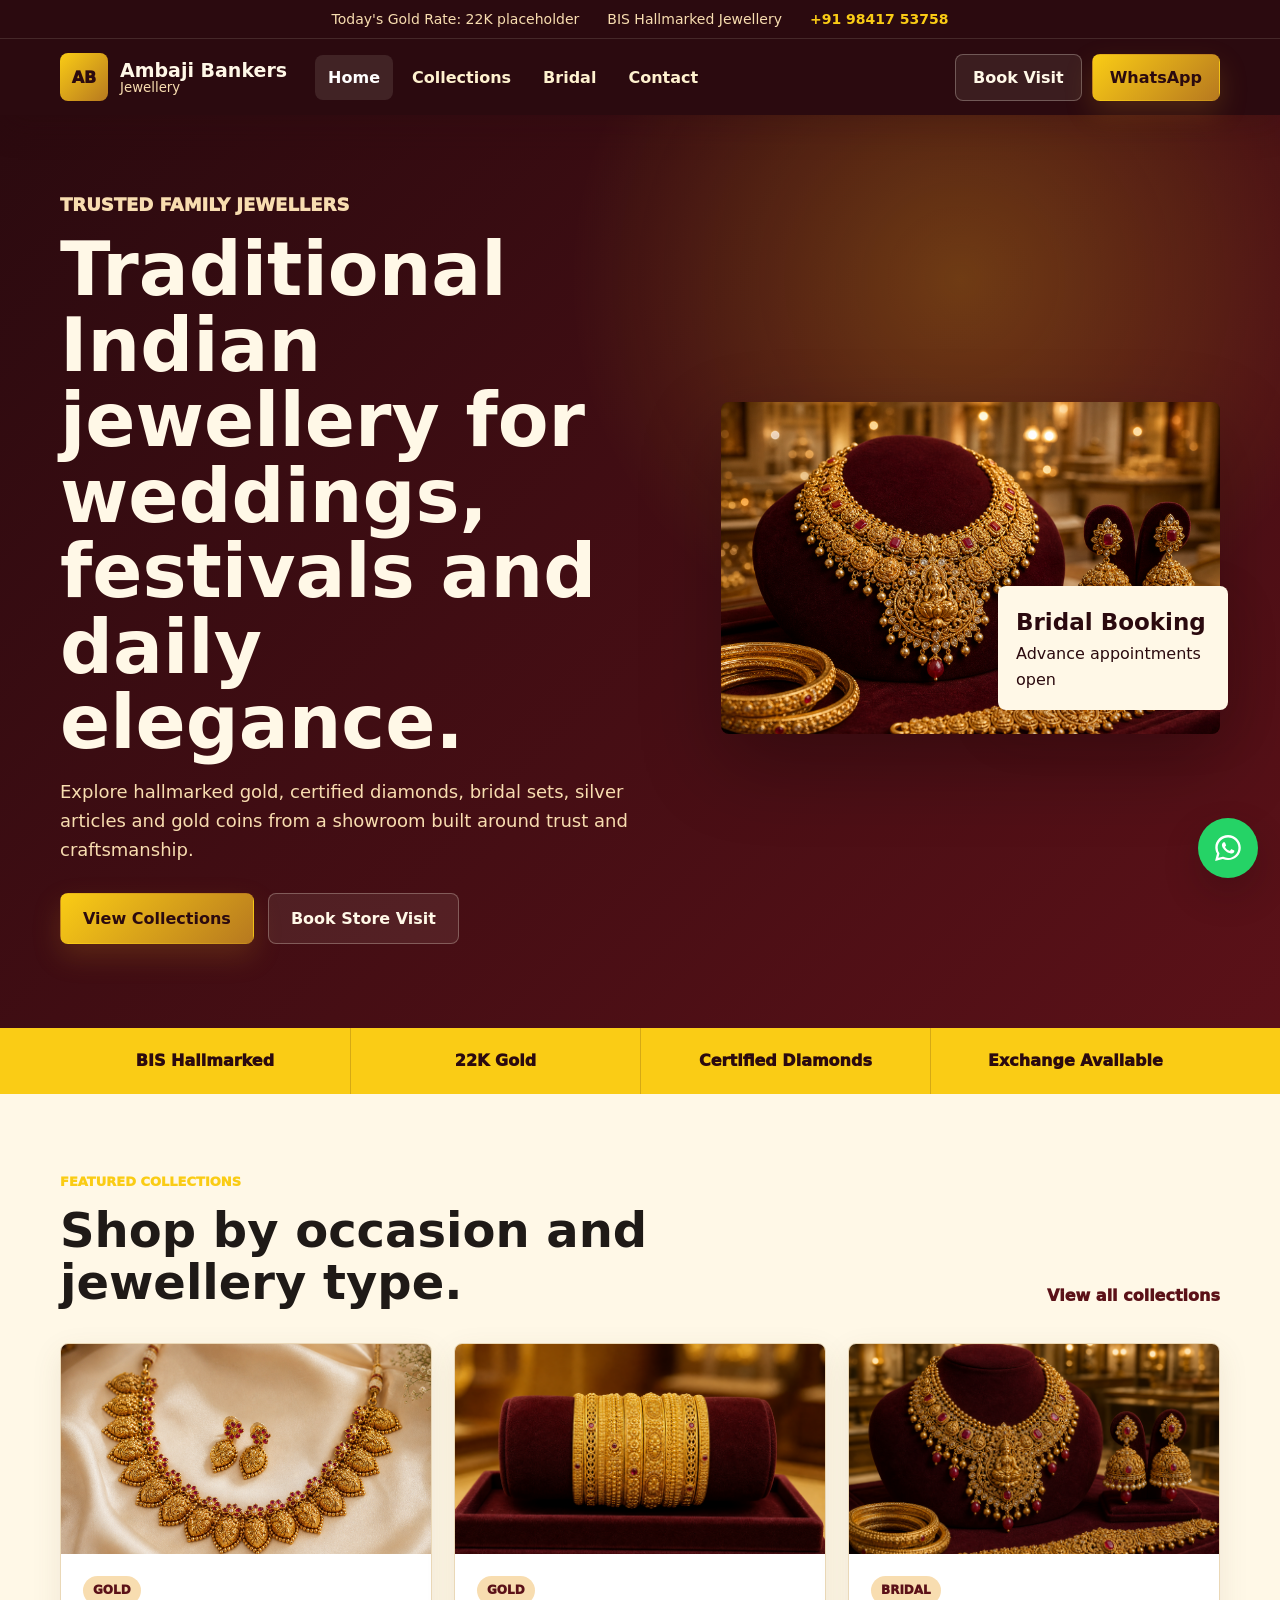
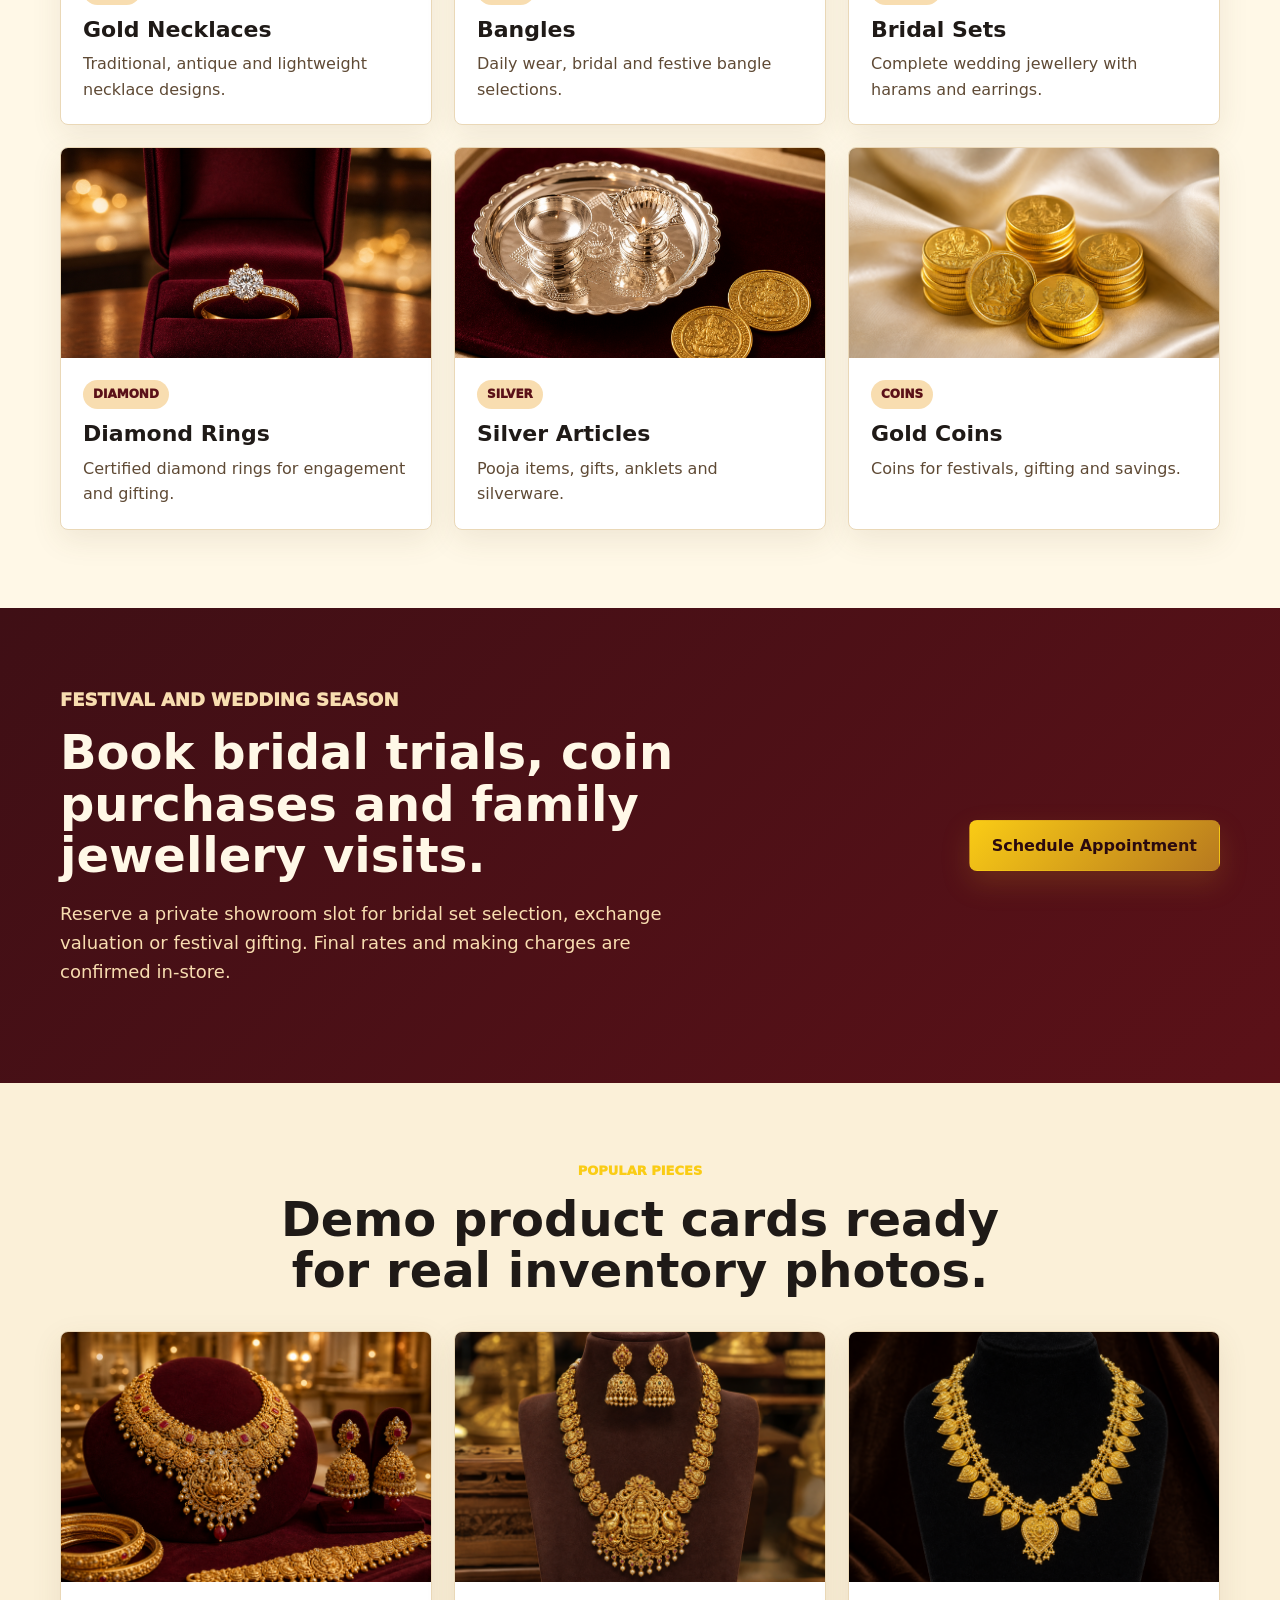
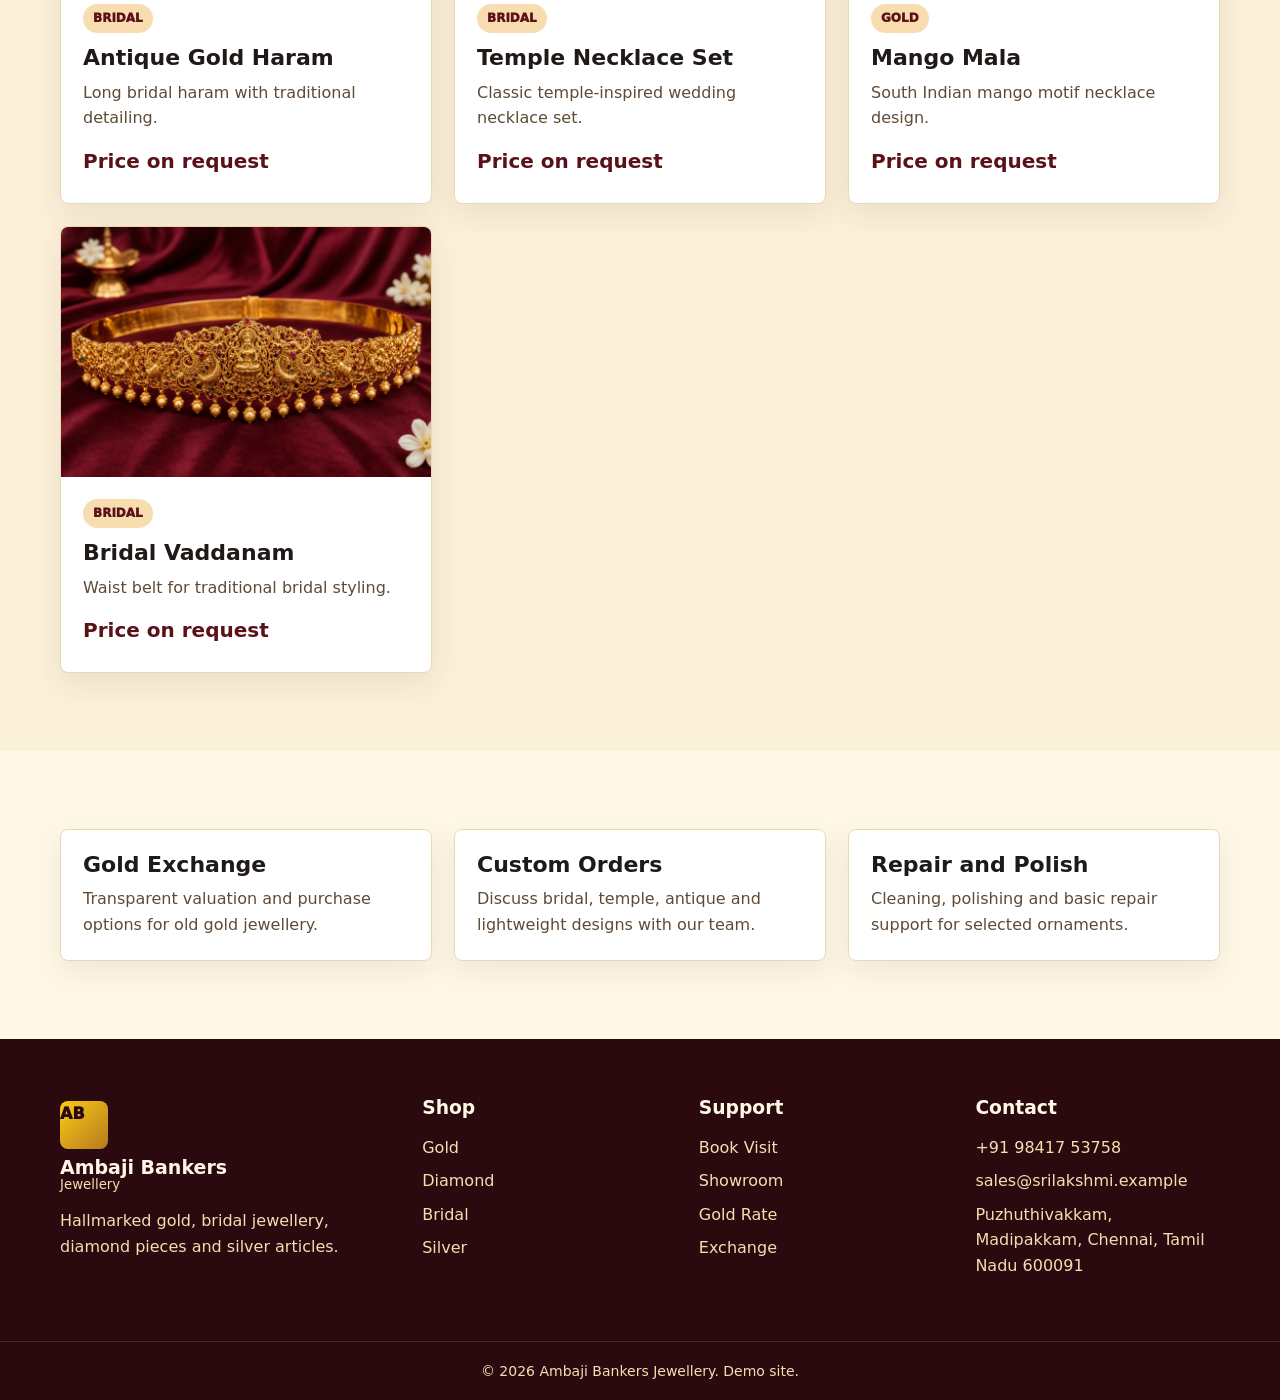
<file: index.html>
<!DOCTYPE html>
<html lang="en">
  <head>
    <meta charset="UTF-8" />
    <meta name="viewport" content="width=device-width, initial-scale=1.0" />
    <title>Ambaji Bankers Jewellery | Gold, Diamond and Bridal Jewellery</title>
    <meta
      name="description"
      content="Ambaji Bankers Jewellery demo website for gold, diamond, bridal, silver and coin collections."
    />
    <link rel="stylesheet" href="styles.css" />
  </head>
  <body data-page="home">
    <header class="site-header">
      <div class="top-bar">
        <span>Today's Gold Rate: 22K placeholder</span>
        <span>BIS Hallmarked Jewellery</span>
        <a href="tel:+919841753758">+91 98417 53758</a>
      </div>

      <nav class="navbar" aria-label="Primary navigation">
        <a class="brand" href="index.html" aria-label="Ambaji Bankers Jewellery home">
          <span class="brand-mark">AB</span>
          <span>
            <strong>Ambaji Bankers</strong>
            <small>Jewellery</small>
          </span>
        </a>

        <button class="menu-toggle" type="button" aria-expanded="false" aria-controls="mobile-menu">
          <span></span>
          <span></span>
          <span></span>
          <span class="sr-only">Open menu</span>
        </button>

        <div class="nav-links">
          <a class="active" href="index.html">Home</a>
          <a href="collections.html">Collections</a>
          <a href="bridal.html">Bridal</a>
          <a href="contact.html">Contact</a>
        </div>

        <div class="nav-actions">
          <a class="ghost-button" href="contact.html#appointment">Book Visit</a>
          <a class="primary-button" href="https://wa.me/919841753758">WhatsApp</a>
        </div>
      </nav>

      <div class="mobile-menu" id="mobile-menu" hidden>
        <a href="index.html">Home</a>
        <a href="collections.html">Collections</a>
        <a href="bridal.html">Bridal</a>
        <a href="contact.html">Contact</a>
        <a class="primary-button" href="contact.html#appointment">Book Visit</a>
      </div>
    </header>

    <main>
      <section class="hero">
        <div class="section-inner hero-grid">
          <div class="hero-copy">
            <p class="eyebrow">Trusted family jewellers</p>
            <h1>Traditional Indian jewellery for weddings, festivals and daily elegance.</h1>
            <p>
              Explore hallmarked gold, certified diamonds, bridal sets, silver articles and gold
              coins from a showroom built around trust and craftsmanship.
            </p>
            <div class="hero-actions">
              <a class="primary-button large" href="collections.html">View Collections</a>
              <a class="ghost-button large" href="contact.html#appointment">Book Store Visit</a>
            </div>
          </div>
          <div class="hero-media">
            <img src="assets/photo-bridal-set.png" alt="Traditional Indian bridal gold necklace set" />
            <div class="offer-card">
              <strong>Bridal Booking</strong>
              <span>Advance appointments open</span>
            </div>
          </div>
        </div>
      </section>

      <section class="trust-strip" aria-label="Store trust highlights">
        <div class="section-inner trust-grid">
          <span>BIS Hallmarked</span>
          <span>22K Gold</span>
          <span>Certified Diamonds</span>
          <span>Exchange Available</span>
        </div>
      </section>

      <section class="section">
        <div class="section-inner section-heading split">
          <div>
            <p class="eyebrow">Featured collections</p>
            <h2>Shop by occasion and jewellery type.</h2>
          </div>
          <a class="text-link" href="collections.html">View all collections</a>
        </div>
        <div class="section-inner collection-grid" data-render="collections" data-limit="6"></div>
      </section>

      <section class="section section-maroon">
        <div class="section-inner festival-grid">
          <div>
            <p class="eyebrow">Festival and wedding season</p>
            <h2>Book bridal trials, coin purchases and family jewellery visits.</h2>
            <p>
              Reserve a private showroom slot for bridal set selection, exchange valuation or
              festival gifting. Final rates and making charges are confirmed in-store.
            </p>
          </div>
          <a class="primary-button large" href="contact.html#appointment">Schedule Appointment</a>
        </div>
      </section>

      <section class="section section-ivory">
        <div class="section-inner section-heading center">
          <p class="eyebrow">Popular pieces</p>
          <h2>Demo product cards ready for real inventory photos.</h2>
        </div>
        <div class="section-inner product-grid" data-render="products" data-limit="4"></div>
      </section>

      <section class="section">
        <div class="section-inner service-grid">
          <article>
            <h3>Gold Exchange</h3>
            <p>Transparent valuation and purchase options for old gold jewellery.</p>
          </article>
          <article>
            <h3>Custom Orders</h3>
            <p>Discuss bridal, temple, antique and lightweight designs with our team.</p>
          </article>
          <article>
            <h3>Repair and Polish</h3>
            <p>Cleaning, polishing and basic repair support for selected ornaments.</p>
          </article>
        </div>
      </section>
    </main>

    <footer class="site-footer">
      <div class="section-inner footer-grid">
        <div>
          <a class="brand footer-brand" href="index.html">
            <span class="brand-mark">AB</span>
            <span>
              <strong>Ambaji Bankers</strong>
              <small>Jewellery</small>
            </span>
          </a>
          <p>Hallmarked gold, bridal jewellery, diamond pieces and silver articles.</p>
        </div>
        <div>
          <h3>Shop</h3>
          <a href="collections.html#gold">Gold</a>
          <a href="collections.html#diamond">Diamond</a>
          <a href="bridal.html">Bridal</a>
          <a href="collections.html#silver">Silver</a>
        </div>
        <div>
          <h3>Support</h3>
          <a href="contact.html#appointment">Book Visit</a>
          <a href="contact.html">Showroom</a>
          <a href="contact.html">Gold Rate</a>
          <a href="contact.html">Exchange</a>
        </div>
        <div>
          <h3>Contact</h3>
          <a href="tel:+919841753758">+91 98417 53758</a>
          <a href="mailto:sales@srilakshmi.example">sales@srilakshmi.example</a>
          <span>Puzhuthivakkam, Madipakkam, Chennai, Tamil Nadu 600091</span>
        </div>
      </div>
      <div class="footer-bottom">&copy; 2026 Ambaji Bankers Jewellery. Demo site.</div>
    </footer>

    <script src="script.js"></script>
  </body>
</html>
</file>
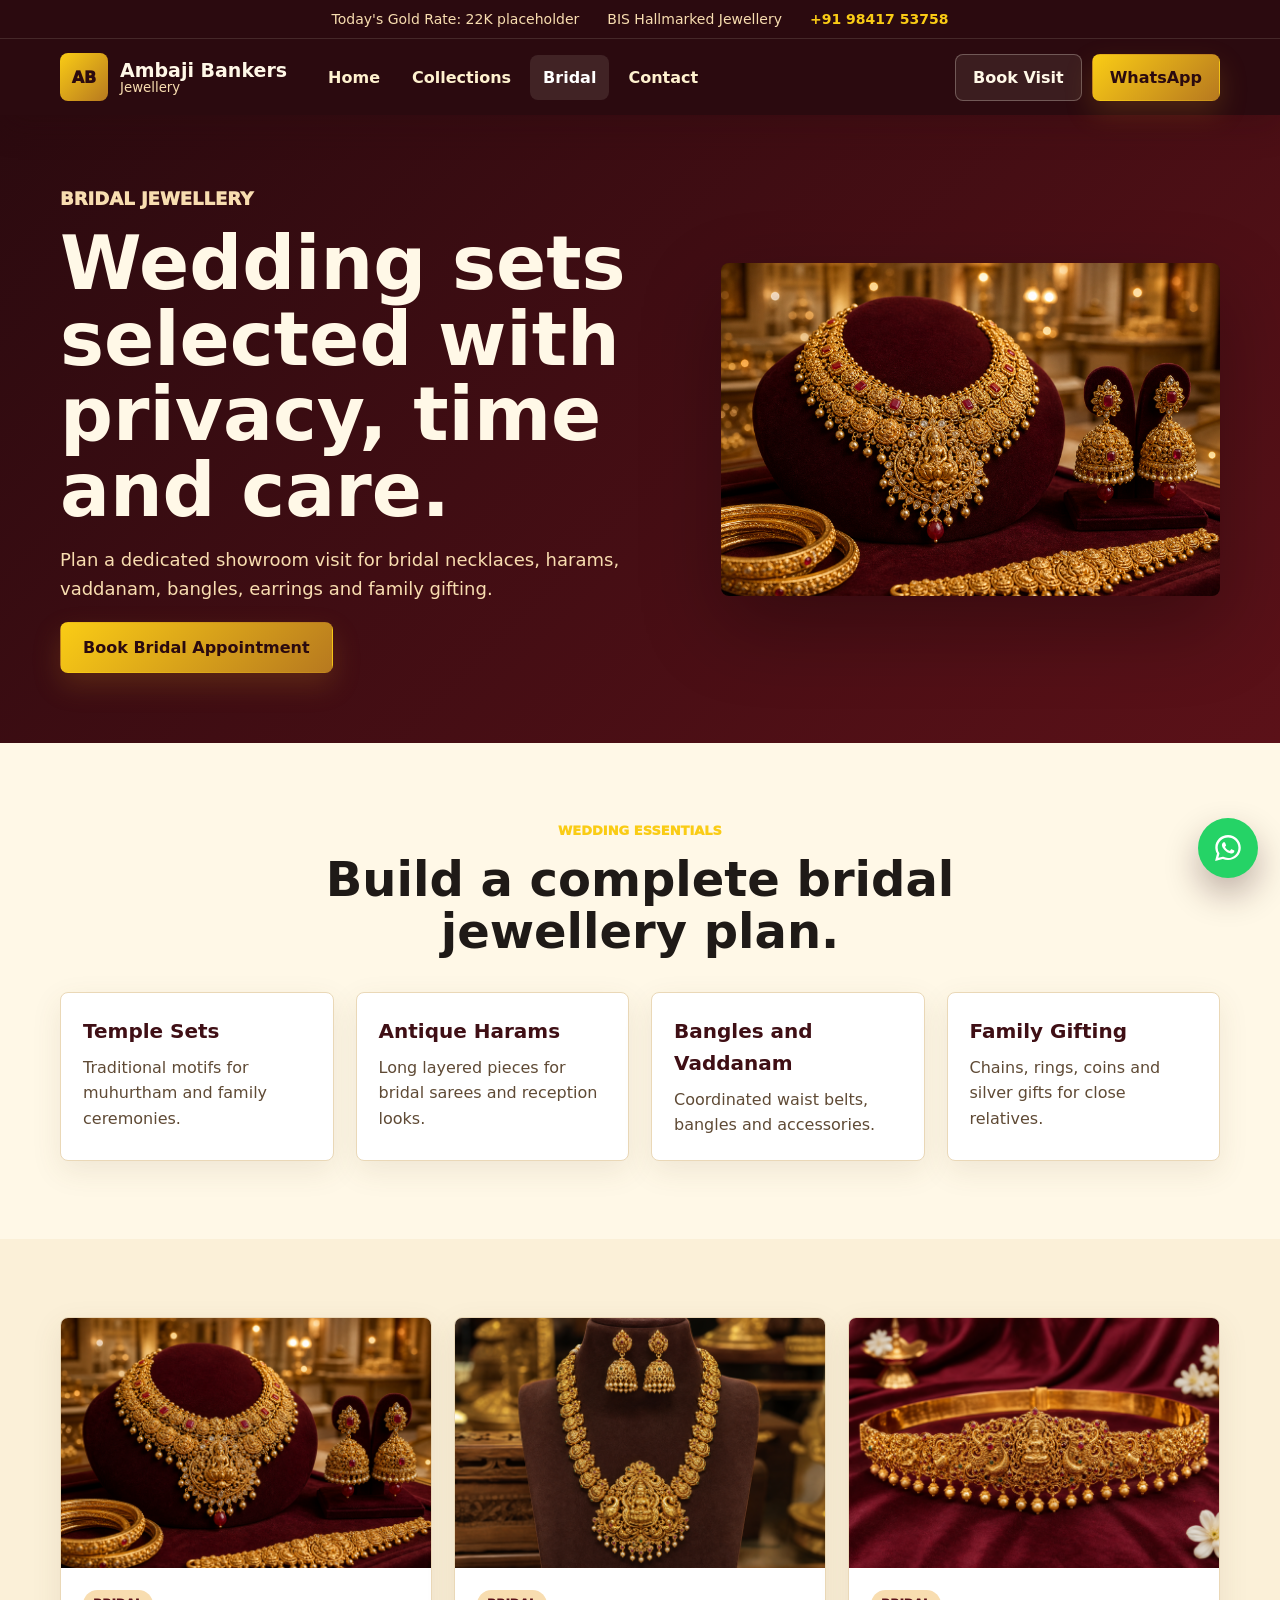
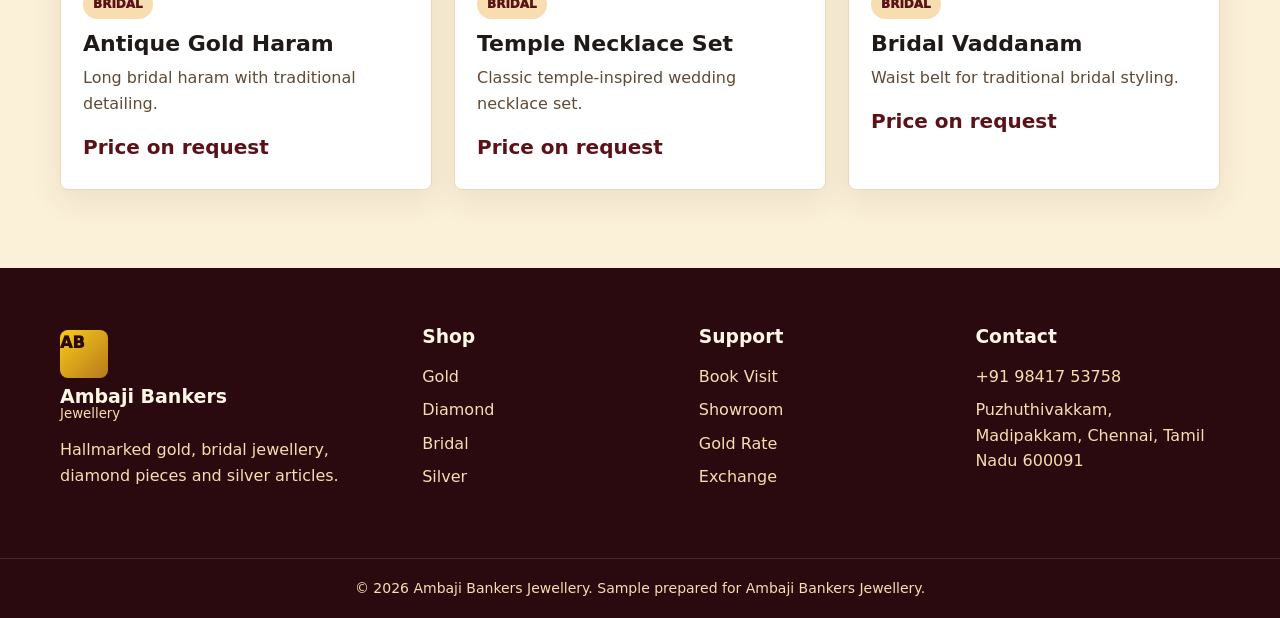
<file: bridal.html>
<!DOCTYPE html>
<html lang="en">
  <head>
    <meta charset="UTF-8" />
    <meta name="viewport" content="width=device-width, initial-scale=1.0" />
    <title>Bridal Jewellery | Ambaji Bankers Jewellery</title>
    <meta name="description" content="Bridal gold jewellery, temple sets, antique sets and wedding appointments." />
    <link rel="stylesheet" href="styles.css" />
  </head>
  <body data-page="bridal">
    <header class="site-header">
      <div class="top-bar"><span>Today's Gold Rate: 22K placeholder</span><span>BIS Hallmarked Jewellery</span><a href="tel:+919841753758">+91 98417 53758</a></div>
      <nav class="navbar" aria-label="Primary navigation">
        <a class="brand" href="index.html"><span class="brand-mark">AB</span><span><strong>Ambaji Bankers</strong><small>Jewellery</small></span></a>
        <button class="menu-toggle" type="button" aria-expanded="false" aria-controls="mobile-menu"><span></span><span></span><span></span><span class="sr-only">Open menu</span></button>
        <div class="nav-links"><a href="index.html">Home</a><a href="collections.html">Collections</a><a class="active" href="bridal.html">Bridal</a><a href="contact.html">Contact</a></div>
        <div class="nav-actions"><a class="ghost-button" href="contact.html#appointment">Book Visit</a><a class="primary-button" href="https://wa.me/919841753758">WhatsApp</a></div>
      </nav>
      <div class="mobile-menu" id="mobile-menu" hidden><a href="index.html">Home</a><a href="collections.html">Collections</a><a href="bridal.html">Bridal</a><a href="contact.html">Contact</a></div>
    </header>

    <main>
      <section class="bridal-hero">
        <div class="section-inner bridal-grid">
          <div>
            <p class="eyebrow">Bridal jewellery</p>
            <h1>Wedding sets selected with privacy, time and care.</h1>
            <p>Plan a dedicated showroom visit for bridal necklaces, harams, vaddanam, bangles, earrings and family gifting.</p>
            <a class="primary-button large" href="contact.html#appointment">Book Bridal Appointment</a>
          </div>
          <img src="assets/photo-bridal-set.png" alt="Indian bridal gold jewellery set" />
        </div>
      </section>

      <section class="section">
        <div class="section-inner section-heading center">
          <p class="eyebrow">Wedding essentials</p>
          <h2>Build a complete bridal jewellery plan.</h2>
        </div>
        <div class="section-inner bridal-list">
          <article><strong>Temple Sets</strong><span>Traditional motifs for muhurtham and family ceremonies.</span></article>
          <article><strong>Antique Harams</strong><span>Long layered pieces for bridal sarees and reception looks.</span></article>
          <article><strong>Bangles and Vaddanam</strong><span>Coordinated waist belts, bangles and accessories.</span></article>
          <article><strong>Family Gifting</strong><span>Chains, rings, coins and silver gifts for close relatives.</span></article>
        </div>
      </section>

      <section class="section section-ivory">
        <div class="section-inner product-grid" data-render="products" data-category="bridal"></div>
      </section>
    </main>

    <footer class="site-footer">
      <div class="section-inner footer-grid">
        <div><a class="brand footer-brand" href="index.html"><span class="brand-mark">AB</span><span><strong>Ambaji Bankers</strong><small>Jewellery</small></span></a><p>Hallmarked gold, bridal jewellery, diamond pieces and silver articles.</p></div>
        <div><h3>Shop</h3><a href="collections.html#gold">Gold</a><a href="collections.html#diamond">Diamond</a><a href="bridal.html">Bridal</a><a href="collections.html#silver">Silver</a></div>
        <div><h3>Support</h3><a href="contact.html#appointment">Book Visit</a><a href="contact.html">Showroom</a><a href="contact.html">Gold Rate</a><a href="contact.html">Exchange</a></div>
        <div><h3>Contact</h3><a href="tel:+919841753758">+91 98417 53758</a><span>Puzhuthivakkam, Madipakkam, Chennai, Tamil Nadu 600091</span></div>
      </div>
      <div class="footer-bottom">&copy; 2026 Ambaji Bankers Jewellery. Sample prepared for Ambaji Bankers Jewellery.</div>
    </footer>
    <script src="script.js"></script>
  </body>
</html>
</file>
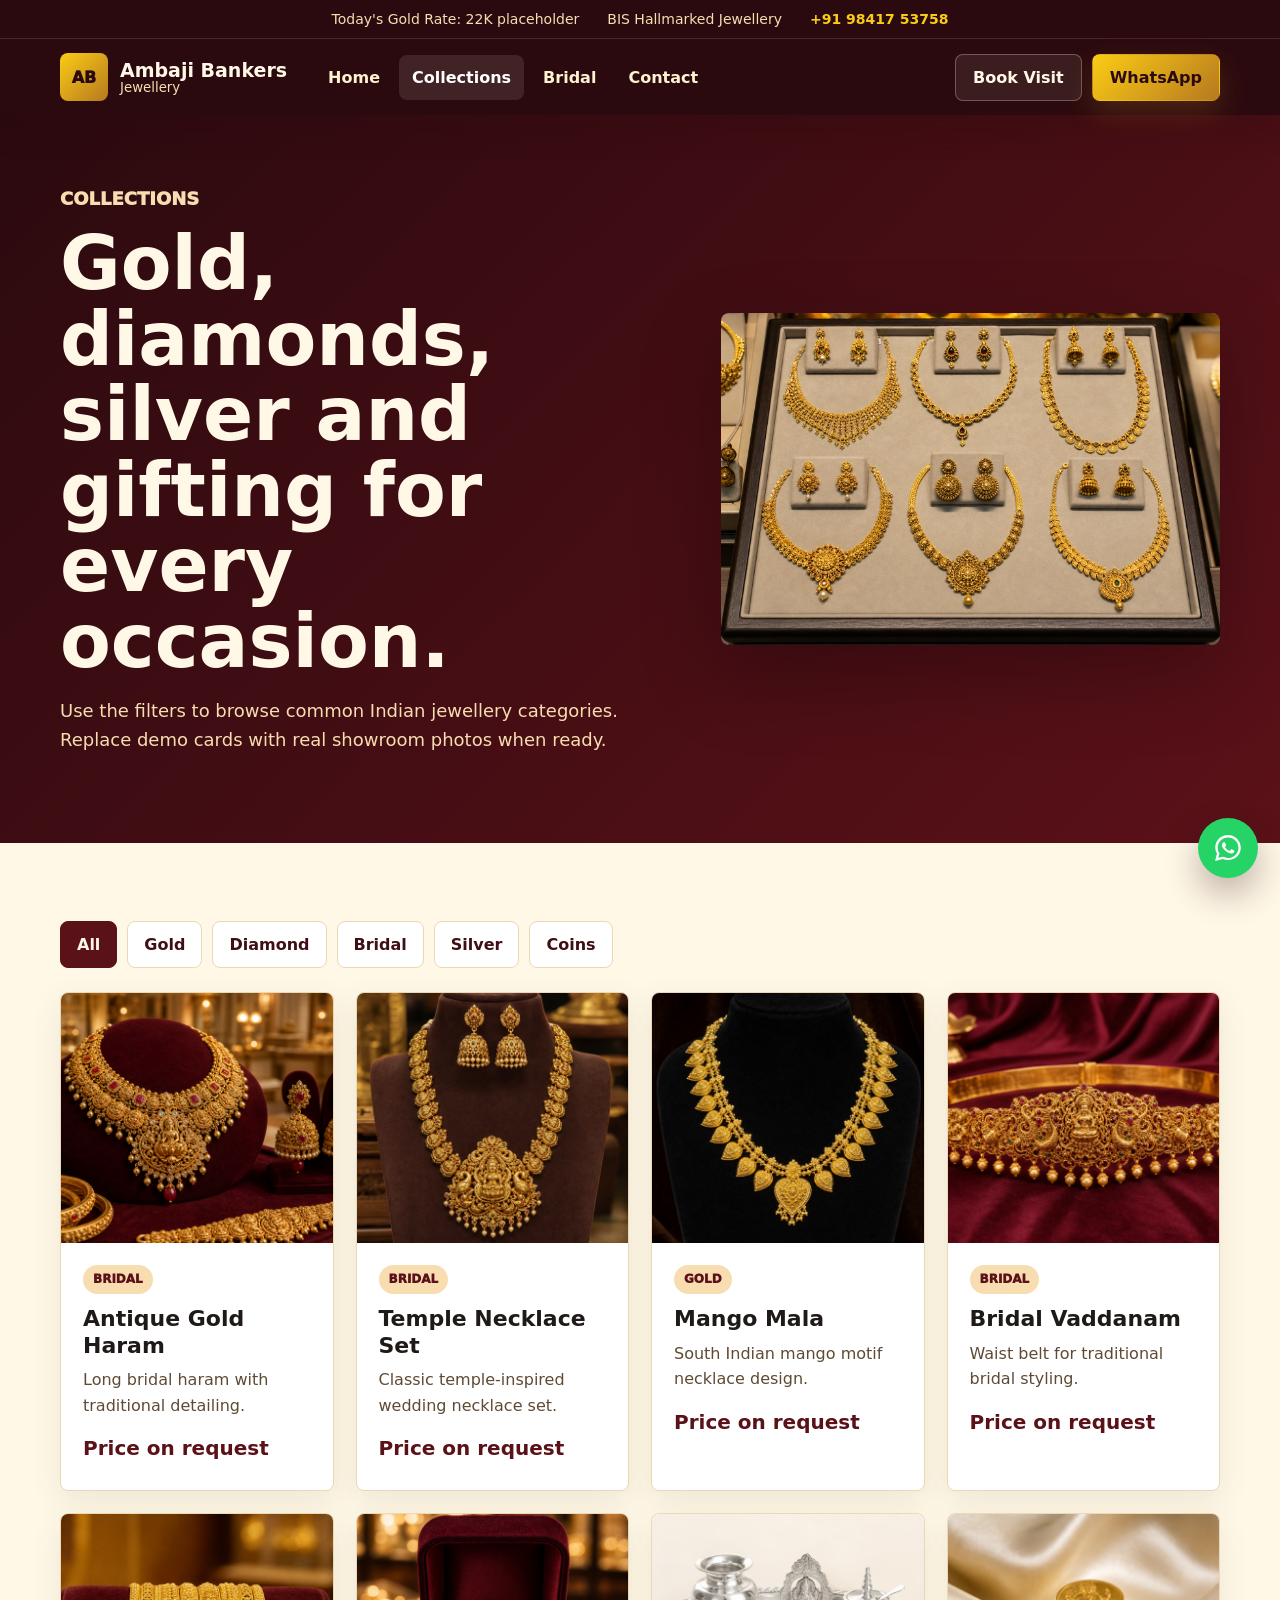
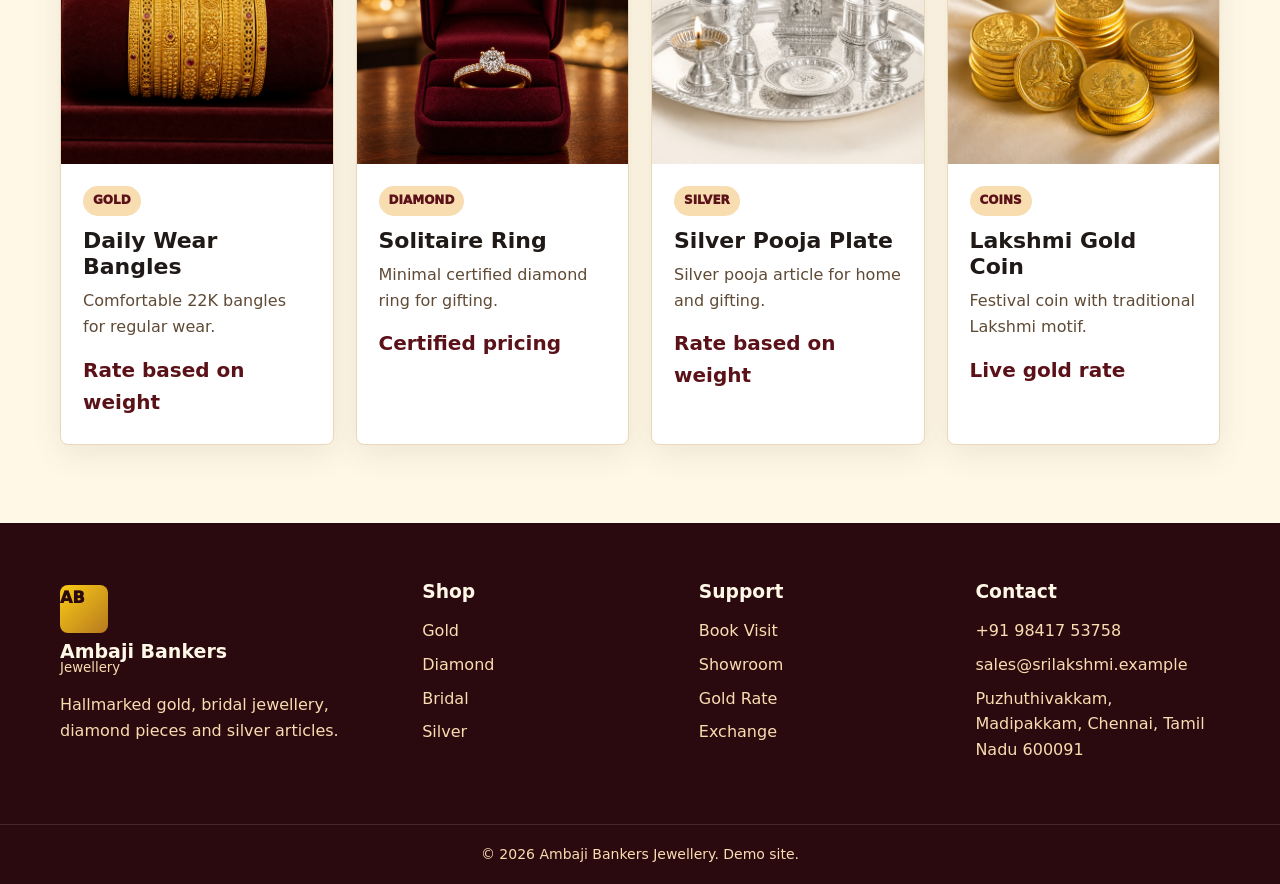
<file: collections.html>
<!DOCTYPE html>
<html lang="en">
  <head>
    <meta charset="UTF-8" />
    <meta name="viewport" content="width=device-width, initial-scale=1.0" />
    <title>Collections | Ambaji Bankers Jewellery</title>
    <meta name="description" content="Browse gold, diamond, bridal, silver and coin jewellery collections." />
    <link rel="stylesheet" href="styles.css" />
  </head>
  <body data-page="collections">
    <header class="site-header">
      <div class="top-bar"><span>Today's Gold Rate: 22K placeholder</span><span>BIS Hallmarked Jewellery</span><a href="tel:+919841753758">+91 98417 53758</a></div>
      <nav class="navbar" aria-label="Primary navigation">
        <a class="brand" href="index.html"><span class="brand-mark">AB</span><span><strong>Ambaji Bankers</strong><small>Jewellery</small></span></a>
        <button class="menu-toggle" type="button" aria-expanded="false" aria-controls="mobile-menu"><span></span><span></span><span></span><span class="sr-only">Open menu</span></button>
        <div class="nav-links"><a href="index.html">Home</a><a class="active" href="collections.html">Collections</a><a href="bridal.html">Bridal</a><a href="contact.html">Contact</a></div>
        <div class="nav-actions"><a class="ghost-button" href="contact.html#appointment">Book Visit</a><a class="primary-button" href="https://wa.me/919841753758">WhatsApp</a></div>
      </nav>
      <div class="mobile-menu" id="mobile-menu" hidden><a href="index.html">Home</a><a href="collections.html">Collections</a><a href="bridal.html">Bridal</a><a href="contact.html">Contact</a></div>
    </header>

    <main>
      <section class="page-hero">
        <div class="section-inner page-hero-grid">
          <div>
            <p class="eyebrow">Collections</p>
            <h1>Gold, diamonds, silver and gifting for every occasion.</h1>
            <p>Use the filters to browse common Indian jewellery categories. Replace demo cards with real showroom photos when ready.</p>
          </div>
          <img src="assets/photo-collection-display.png" alt="Jewellery collection tray" />
        </div>
      </section>

      <section class="section">
        <div class="section-inner">
          <div class="filter-tabs" data-filter-group="products">
            <button class="active" type="button" data-filter="all">All</button>
            <button type="button" data-filter="gold">Gold</button>
            <button type="button" data-filter="diamond">Diamond</button>
            <button type="button" data-filter="bridal">Bridal</button>
            <button type="button" data-filter="silver">Silver</button>
            <button type="button" data-filter="coins">Coins</button>
          </div>
          <div class="product-grid full" data-render="products"></div>
        </div>
      </section>
    </main>

    <footer class="site-footer">
      <div class="section-inner footer-grid">
        <div><a class="brand footer-brand" href="index.html"><span class="brand-mark">AB</span><span><strong>Ambaji Bankers</strong><small>Jewellery</small></span></a><p>Hallmarked gold, bridal jewellery, diamond pieces and silver articles.</p></div>
        <div><h3>Shop</h3><a href="#gold">Gold</a><a href="#diamond">Diamond</a><a href="bridal.html">Bridal</a><a href="#silver">Silver</a></div>
        <div><h3>Support</h3><a href="contact.html#appointment">Book Visit</a><a href="contact.html">Showroom</a><a href="contact.html">Gold Rate</a><a href="contact.html">Exchange</a></div>
        <div><h3>Contact</h3><a href="tel:+919841753758">+91 98417 53758</a><a href="mailto:sales@srilakshmi.example">sales@srilakshmi.example</a><span>Puzhuthivakkam, Madipakkam, Chennai, Tamil Nadu 600091</span></div>
      </div>
      <div class="footer-bottom">&copy; 2026 Ambaji Bankers Jewellery. Demo site.</div>
    </footer>
    <script src="script.js"></script>
  </body>
</html>
</file>
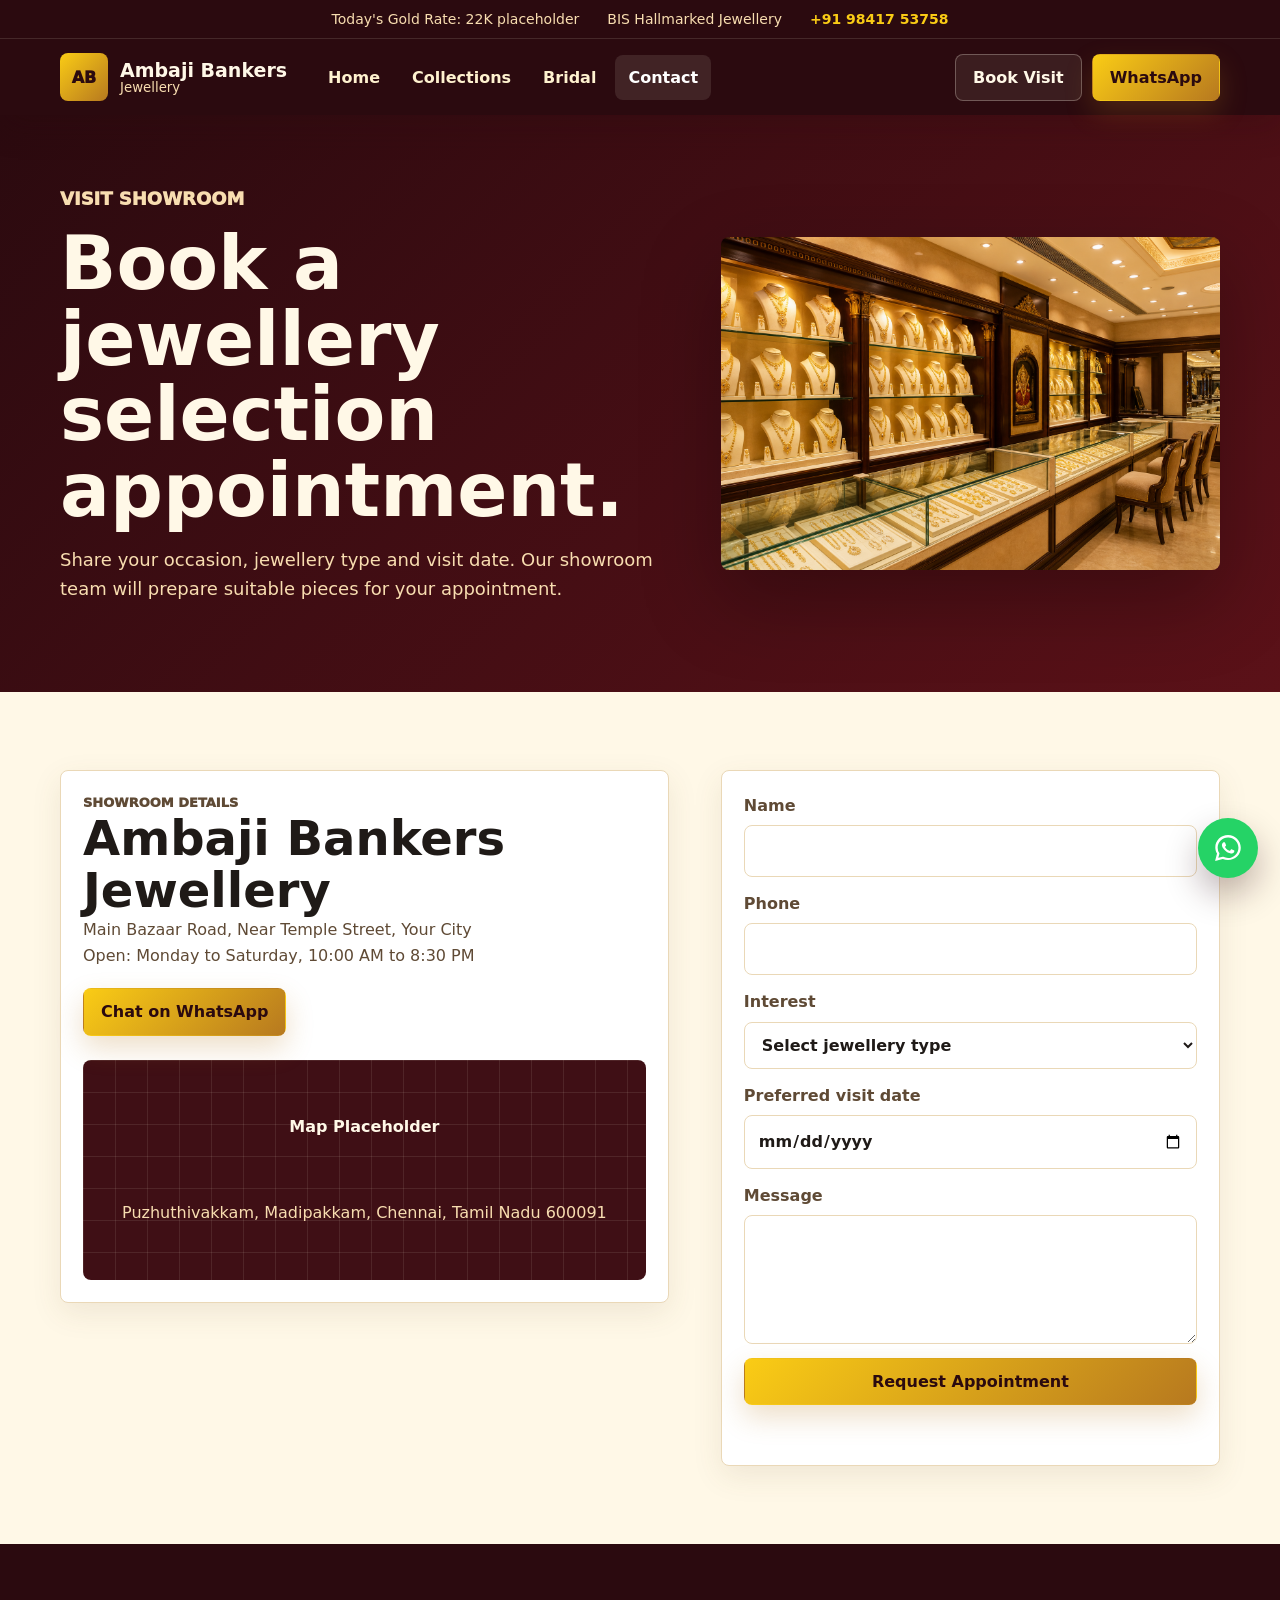
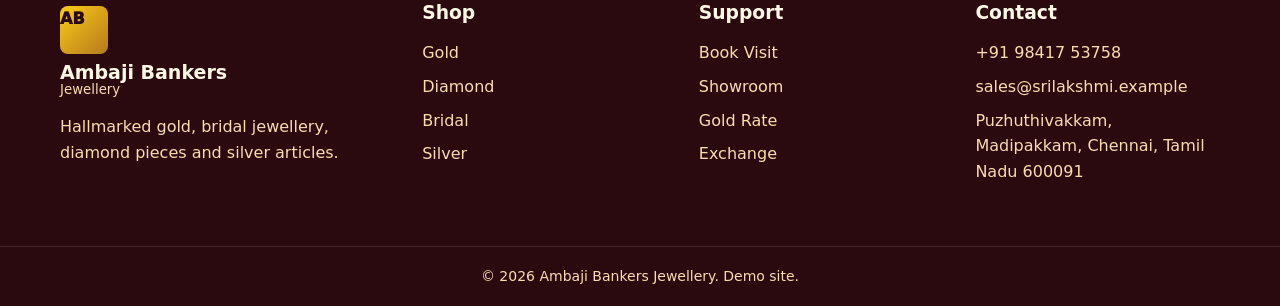
<file: contact.html>
<!DOCTYPE html>
<html lang="en">
  <head>
    <meta charset="UTF-8" />
    <meta name="viewport" content="width=device-width, initial-scale=1.0" />
    <title>Contact | Ambaji Bankers Jewellery</title>
    <meta name="description" content="Book a showroom visit or contact Ambaji Bankers Jewellery." />
    <link rel="stylesheet" href="styles.css" />
  </head>
  <body data-page="contact">
    <header class="site-header">
      <div class="top-bar"><span>Today's Gold Rate: 22K placeholder</span><span>BIS Hallmarked Jewellery</span><a href="tel:+919841753758">+91 98417 53758</a></div>
      <nav class="navbar" aria-label="Primary navigation">
        <a class="brand" href="index.html"><span class="brand-mark">AB</span><span><strong>Ambaji Bankers</strong><small>Jewellery</small></span></a>
        <button class="menu-toggle" type="button" aria-expanded="false" aria-controls="mobile-menu"><span></span><span></span><span></span><span class="sr-only">Open menu</span></button>
        <div class="nav-links"><a href="index.html">Home</a><a href="collections.html">Collections</a><a href="bridal.html">Bridal</a><a class="active" href="contact.html">Contact</a></div>
        <div class="nav-actions"><a class="ghost-button" href="#appointment">Book Visit</a><a class="primary-button" href="https://wa.me/919841753758">WhatsApp</a></div>
      </nav>
      <div class="mobile-menu" id="mobile-menu" hidden><a href="index.html">Home</a><a href="collections.html">Collections</a><a href="bridal.html">Bridal</a><a href="contact.html">Contact</a></div>
    </header>

    <main>
      <section class="page-hero">
        <div class="section-inner page-hero-grid">
          <div>
            <p class="eyebrow">Visit showroom</p>
            <h1>Book a jewellery selection appointment.</h1>
            <p>Share your occasion, jewellery type and visit date. Our showroom team will prepare suitable pieces for your appointment.</p>
          </div>
          <img src="assets/photo-showroom.png" alt="Jewellery showroom counter" />
        </div>
      </section>

      <section class="section" id="appointment">
        <div class="section-inner contact-grid">
          <div class="contact-panel">
            <p class="eyebrow">Showroom details</p>
            <h2>Ambaji Bankers Jewellery</h2>
            <p>Main Bazaar Road, Near Temple Street, Your City</p>
            <p>Open: Monday to Saturday, 10:00 AM to 8:30 PM</p>
            <a class="primary-button" href="https://wa.me/919841753758">Chat on WhatsApp</a>
            <div class="map-placeholder">
              <strong>Map Placeholder</strong>
              <span>Puzhuthivakkam, Madipakkam, Chennai, Tamil Nadu 600091</span>
            </div>
          </div>
          <form class="visit-form" data-visit-form>
            <label>
              Name
              <input name="name" type="text" autocomplete="name" required />
            </label>
            <label>
              Phone
              <input name="phone" type="tel" autocomplete="tel" required />
            </label>
            <label>
              Interest
              <select name="interest" required>
                <option value="">Select jewellery type</option>
                <option>Gold Jewellery</option>
                <option>Diamond Jewellery</option>
                <option>Bridal Set</option>
                <option>Silver Articles</option>
                <option>Gold Coins</option>
              </select>
            </label>
            <label>
              Preferred visit date
              <input name="date" type="date" required />
            </label>
            <label>
              Message
              <textarea name="message" rows="4" required></textarea>
            </label>
            <button class="primary-button" type="submit">Request Appointment</button>
            <p class="form-status" role="status"></p>
          </form>
        </div>
      </section>
    </main>

    <footer class="site-footer">
      <div class="section-inner footer-grid">
        <div><a class="brand footer-brand" href="index.html"><span class="brand-mark">AB</span><span><strong>Ambaji Bankers</strong><small>Jewellery</small></span></a><p>Hallmarked gold, bridal jewellery, diamond pieces and silver articles.</p></div>
        <div><h3>Shop</h3><a href="collections.html#gold">Gold</a><a href="collections.html#diamond">Diamond</a><a href="bridal.html">Bridal</a><a href="collections.html#silver">Silver</a></div>
        <div><h3>Support</h3><a href="#appointment">Book Visit</a><a href="contact.html">Showroom</a><a href="contact.html">Gold Rate</a><a href="contact.html">Exchange</a></div>
        <div><h3>Contact</h3><a href="tel:+919841753758">+91 98417 53758</a><a href="mailto:sales@srilakshmi.example">sales@srilakshmi.example</a><span>Puzhuthivakkam, Madipakkam, Chennai, Tamil Nadu 600091</span></div>
      </div>
      <div class="footer-bottom">&copy; 2026 Ambaji Bankers Jewellery. Demo site.</div>
    </footer>
    <script src="script.js"></script>
  </body>
</html>
</file>
<file: styles.css>
:root {
  --maroon-950: #2b0a0f;
  --maroon-900: #3f0f15;
  --maroon-800: #5b1118;
  --gold-600: #b7791f;
  --gold-500: #d6a545;
  --gold-400: #facc15;
  --ivory: #fff8e7;
  --cream: #f8ead2;
  --charcoal: #1f1a17;
  --brown: #5f4a35;
  --line: #ead8b7;
  --white: #ffffff;
  --shadow: 0 18px 50px rgba(43, 10, 15, 0.18);
  --max: 1160px;
}

* {
  box-sizing: border-box;
}

html {
  scroll-behavior: smooth;
}

body {
  margin: 0;
  font-family: system-ui, -apple-system, BlinkMacSystemFont, "Segoe UI", sans-serif;
  color: var(--charcoal);
  background: var(--ivory);
  line-height: 1.6;
}

body.menu-open {
  overflow: hidden;
}

img {
  display: block;
  max-width: 100%;
}

a {
  color: inherit;
  text-decoration: none;
}

button,
input,
select,
textarea {
  font: inherit;
}

button {
  cursor: pointer;
}

.sr-only {
  position: absolute;
  width: 1px;
  height: 1px;
  padding: 0;
  margin: -1px;
  overflow: hidden;
  clip: rect(0, 0, 0, 0);
  white-space: nowrap;
  border: 0;
}

.site-header {
  position: sticky;
  top: 0;
  z-index: 50;
  color: var(--ivory);
  background: var(--maroon-950);
  box-shadow: 0 12px 30px rgba(43, 10, 15, 0.22);
}

.top-bar {
  display: flex;
  justify-content: center;
  gap: 28px;
  padding: 8px 20px;
  font-size: 14px;
  color: #f8ddb0;
  border-bottom: 1px solid rgba(255, 248, 231, 0.12);
}

.top-bar a {
  color: var(--gold-400);
  font-weight: 800;
}

.navbar {
  width: min(var(--max), calc(100% - 36px));
  min-height: 76px;
  margin: 0 auto;
  display: flex;
  align-items: center;
  gap: 28px;
}

.brand {
  display: inline-flex;
  align-items: center;
  gap: 12px;
  flex: 0 0 auto;
}

.brand-mark {
  display: grid;
  width: 48px;
  height: 48px;
  place-items: center;
  border-radius: 8px;
  color: var(--maroon-950);
  background: linear-gradient(135deg, var(--gold-400), var(--gold-600));
  font-weight: 950;
}

.brand strong,
.brand small {
  display: block;
  line-height: 1.1;
}

.brand strong {
  font-size: 19px;
}

.brand small {
  color: #f8ddb0;
}

.nav-links {
  display: flex;
  align-items: center;
  gap: 6px;
  flex: 1;
}

.nav-links a {
  padding: 10px 13px;
  border-radius: 8px;
  color: #fff2cf;
  font-weight: 800;
}

.nav-links a:hover,
.nav-links a:focus-visible,
.nav-links a.active {
  background: rgba(255, 248, 231, 0.1);
  color: var(--white);
}

.nav-actions {
  display: flex;
  gap: 10px;
}

.primary-button,
.ghost-button {
  display: inline-flex;
  align-items: center;
  justify-content: center;
  min-height: 42px;
  padding: 10px 17px;
  border-radius: 8px;
  border: 1px solid transparent;
  font-weight: 900;
  transition: transform 160ms ease, box-shadow 160ms ease;
}

.primary-button {
  color: var(--maroon-950);
  background: linear-gradient(135deg, var(--gold-400), var(--gold-600));
  box-shadow: 0 12px 28px rgba(183, 121, 31, 0.24);
}

.ghost-button {
  color: var(--ivory);
  background: rgba(255, 248, 231, 0.08);
  border-color: rgba(255, 248, 231, 0.28);
}

.primary-button:hover,
.primary-button:focus-visible,
.ghost-button:hover,
.ghost-button:focus-visible {
  transform: translateY(-1px);
}

.large {
  min-height: 50px;
  padding: 12px 22px;
}

.menu-toggle {
  display: none;
  width: 44px;
  height: 44px;
  margin-left: auto;
  border: 1px solid rgba(255, 248, 231, 0.25);
  border-radius: 8px;
  background: rgba(255, 248, 231, 0.08);
  padding: 10px;
}

.menu-toggle span:not(.sr-only) {
  display: block;
  width: 20px;
  height: 2px;
  margin: 3px auto;
  background: var(--ivory);
}

.mobile-menu {
  display: none;
}

.mobile-menu:not([hidden]) {
  display: grid;
}

.section-inner {
  width: min(var(--max), calc(100% - 40px));
  margin: 0 auto;
}

.hero {
  color: var(--ivory);
  background:
    radial-gradient(circle at 75% 18%, rgba(250, 204, 21, 0.24), transparent 32%),
    linear-gradient(135deg, var(--maroon-950), var(--maroon-800));
  padding: 76px 0 84px;
}

.hero-grid,
.page-hero-grid,
.bridal-grid,
.festival-grid,
.contact-grid {
  display: grid;
  grid-template-columns: minmax(0, 1fr) minmax(320px, 0.82fr);
  gap: 52px;
  align-items: center;
}

.hero h1,
.page-hero h1,
.bridal-hero h1 {
  margin: 0;
  max-width: 760px;
  font-size: clamp(42px, 6vw, 74px);
  line-height: 1.02;
}

.hero p,
.page-hero p,
.bridal-hero p,
.festival-grid p {
  max-width: 650px;
  color: #f8ddb0;
  font-size: 18px;
}

.eyebrow {
  margin: 0 0 12px;
  color: var(--gold-400);
  font-size: 13px;
  font-weight: 950;
  text-transform: uppercase;
}

.hero-actions {
  display: flex;
  flex-wrap: wrap;
  gap: 14px;
  margin-top: 28px;
}

.hero-media {
  position: relative;
}

.hero-media img,
.page-hero-grid img,
.bridal-grid img {
  width: 100%;
  border-radius: 8px;
  box-shadow: 0 30px 80px rgba(0, 0, 0, 0.28);
}

.offer-card {
  position: absolute;
  right: -8px;
  bottom: 24px;
  width: min(230px, 62%);
  padding: 18px;
  border-radius: 8px;
  background: var(--ivory);
  color: var(--maroon-950);
  box-shadow: var(--shadow);
}

.offer-card strong,
.offer-card span {
  display: block;
}

.offer-card strong {
  font-size: 23px;
}

.trust-strip {
  background: var(--gold-400);
  color: var(--maroon-950);
}

.trust-grid {
  display: grid;
  grid-template-columns: repeat(4, 1fr);
}

.trust-grid span {
  padding: 20px;
  text-align: center;
  border-left: 1px solid rgba(43, 10, 15, 0.18);
  font-weight: 950;
}

.trust-grid span:first-child {
  border-left: 0;
}

.section {
  padding: 78px 0;
}

.section-ivory {
  background: #fbf0d8;
}

.section-maroon {
  color: var(--ivory);
  background: linear-gradient(135deg, var(--maroon-900), var(--maroon-800));
}

.section-heading {
  margin-bottom: 34px;
}

.section-heading h2,
.festival-grid h2,
.contact-panel h2 {
  margin: 0;
  max-width: 760px;
  font-size: clamp(32px, 4vw, 48px);
  line-height: 1.08;
}

.section-heading.split {
  display: flex;
  justify-content: space-between;
  gap: 24px;
  align-items: end;
}

.section-heading.center {
  text-align: center;
}

.section-heading.center h2,
.section-heading.center .eyebrow {
  margin-left: auto;
  margin-right: auto;
}

.text-link {
  color: var(--maroon-800);
  font-weight: 950;
}

.collection-grid,
.product-grid,
.service-grid,
.bridal-list {
  display: grid;
  grid-template-columns: repeat(3, minmax(0, 1fr));
  gap: 22px;
}

.product-grid.full {
  grid-template-columns: repeat(4, minmax(0, 1fr));
}

.collection-card,
.product-card,
.service-grid article,
.bridal-list article,
.contact-panel,
.visit-form {
  border: 1px solid var(--line);
  border-radius: 8px;
  background: var(--white);
  box-shadow: 0 10px 30px rgba(95, 74, 53, 0.1);
}

.collection-card {
  overflow: hidden;
}

.collection-art,
.product-art {
  display: grid;
  min-height: 180px;
  place-items: center;
  color: var(--maroon-950);
  background: radial-gradient(circle, #fff7d6, #eed39d);
  font-size: 52px;
  font-weight: 950;
}

.collection-photo,
.product-photo {
  width: 100%;
  object-fit: cover;
  background: var(--cream);
}

.collection-photo {
  height: 210px;
  object-position: center;
}

.collection-body,
.product-body,
.service-grid article,
.bridal-list article,
.contact-panel,
.visit-form {
  padding: 22px;
}

.collection-body h3,
.product-body h3,
.service-grid h3 {
  margin: 0 0 8px;
  font-size: 22px;
  line-height: 1.2;
}

.collection-body p,
.product-body p,
.service-grid p,
.bridal-list span,
.contact-panel p {
  margin: 0;
  color: var(--brown);
}

.product-card {
  overflow: hidden;
}

.product-art {
  min-height: 220px;
  color: var(--gold-600);
}

.product-photo {
  height: 250px;
  object-position: center;
}

.product-body strong {
  display: block;
  margin: 14px 0 4px;
  color: var(--maroon-800);
  font-size: 20px;
}

.tag {
  display: inline-flex;
  margin-bottom: 12px;
  padding: 5px 10px;
  border-radius: 999px;
  color: var(--maroon-800);
  background: #f8ddb0;
  font-size: 12px;
  font-weight: 950;
  text-transform: uppercase;
}

.filter-tabs {
  display: flex;
  flex-wrap: wrap;
  gap: 10px;
  margin-bottom: 24px;
}

.filter-tabs button {
  border: 1px solid var(--line);
  border-radius: 8px;
  background: var(--white);
  color: var(--maroon-900);
  padding: 10px 16px;
  font-weight: 900;
}

.filter-tabs button.active,
.filter-tabs button:hover,
.filter-tabs button:focus-visible {
  border-color: var(--maroon-800);
  background: var(--maroon-800);
  color: var(--ivory);
}

.festival-grid {
  grid-template-columns: minmax(0, 1fr) auto;
}

.page-hero,
.bridal-hero {
  padding: 70px 0;
  color: var(--ivory);
  background: linear-gradient(135deg, var(--maroon-950), var(--maroon-800));
}

.bridal-list {
  grid-template-columns: repeat(4, minmax(0, 1fr));
}

.bridal-list strong,
.bridal-list span {
  display: block;
}

.bridal-list strong {
  color: var(--maroon-900);
  font-size: 20px;
}

.bridal-list span {
  margin-top: 8px;
}

.contact-grid {
  align-items: start;
}

.contact-panel .primary-button {
  margin-top: 20px;
}

.map-placeholder {
  display: grid;
  place-items: center;
  min-height: 220px;
  margin-top: 24px;
  padding: 24px;
  border-radius: 8px;
  text-align: center;
  color: var(--ivory);
  background:
    linear-gradient(90deg, rgba(255, 248, 231, 0.09) 1px, transparent 1px),
    linear-gradient(rgba(255, 248, 231, 0.09) 1px, transparent 1px),
    var(--maroon-900);
  background-size: 32px 32px;
}

.map-placeholder span {
  display: block;
  color: #f8ddb0;
}

.visit-form {
  display: grid;
  gap: 14px;
}

.visit-form label {
  display: grid;
  gap: 7px;
  color: var(--brown);
  font-weight: 850;
}

.visit-form input,
.visit-form select,
.visit-form textarea {
  width: 100%;
  border: 1px solid var(--line);
  border-radius: 8px;
  padding: 12px 13px;
  color: var(--charcoal);
  background: var(--white);
}

.visit-form input:focus,
.visit-form select:focus,
.visit-form textarea:focus {
  outline: 3px solid rgba(214, 165, 69, 0.24);
  border-color: var(--gold-600);
}

.form-status {
  min-height: 24px;
  margin: 0;
  color: #15803d;
  font-weight: 850;
}

.hidden {
  display: none !important;
}

.site-footer {
  color: #f8ddb0;
  background: var(--maroon-950);
}

.footer-grid {
  display: grid;
  grid-template-columns: 1.35fr repeat(3, 1fr);
  gap: 32px;
  padding: 54px 0;
}

.footer-grid h3 {
  margin: 0 0 12px;
  color: var(--ivory);
}

.footer-grid a,
.footer-grid span {
  display: block;
  margin: 8px 0;
}

.footer-grid a:hover {
  color: var(--gold-400);
}

.footer-brand {
  color: var(--ivory);
}

.footer-bottom {
  padding: 18px 24px;
  text-align: center;
  border-top: 1px solid rgba(255, 248, 231, 0.12);
  font-size: 14px;
}

.floating-whatsapp {
  position: fixed;
  right: 22px;
  bottom: 22px;
  z-index: 80;
  display: grid;
  width: 60px;
  height: 60px;
  place-items: center;
  border-radius: 999px;
  background: #25d366;
  color: var(--white);
  box-shadow: 0 16px 34px rgba(43, 10, 15, 0.3);
  transition: transform 160ms ease, box-shadow 160ms ease;
}

.floating-whatsapp:hover,
.floating-whatsapp:focus-visible {
  transform: translateY(-2px);
  box-shadow: 0 20px 42px rgba(43, 10, 15, 0.36);
}

.floating-whatsapp svg {
  width: 36px;
  height: 36px;
  fill: currentColor;
}

@media (max-width: 980px) {
  .nav-links,
  .nav-actions {
    display: none;
  }

  .menu-toggle {
    display: block;
  }

  .mobile-menu:not([hidden]) {
    position: fixed;
    inset: 116px 14px auto;
    display: grid;
    gap: 10px;
    padding: 18px;
    border: 1px solid rgba(255, 248, 231, 0.16);
    border-radius: 8px;
    background: var(--maroon-900);
    box-shadow: var(--shadow);
    z-index: 60;
  }

  .mobile-menu a {
    padding: 14px;
    border-radius: 8px;
    background: rgba(255, 248, 231, 0.08);
    font-weight: 900;
  }

  .hero-grid,
  .page-hero-grid,
  .bridal-grid,
  .contact-grid,
  .festival-grid {
    grid-template-columns: 1fr;
  }

  .collection-grid,
  .product-grid,
  .product-grid.full,
  .service-grid,
  .bridal-list,
  .trust-grid,
  .footer-grid {
    grid-template-columns: repeat(2, minmax(0, 1fr));
  }
}

@media (max-width: 680px) {
  .top-bar {
    display: none;
  }

  .navbar {
    min-height: 70px;
    width: calc(100% - 28px);
  }

  .mobile-menu:not([hidden]) {
    inset: 82px 12px auto;
  }

  .hero,
  .section,
  .page-hero,
  .bridal-hero {
    padding: 54px 0;
  }

  .section-inner {
    width: min(100% - 28px, var(--max));
  }

  .hero h1,
  .page-hero h1,
  .bridal-hero h1 {
    font-size: 40px;
  }

  .hero p,
  .page-hero p,
  .bridal-hero p,
  .festival-grid p {
    font-size: 16px;
  }

  .section-heading.split {
    display: block;
  }

  .section-heading.split .text-link {
    display: inline-block;
    margin-top: 14px;
  }

  .collection-grid,
  .product-grid,
  .product-grid.full,
  .service-grid,
  .bridal-list,
  .trust-grid,
  .footer-grid {
    grid-template-columns: 1fr;
  }

  .trust-grid span {
    border-left: 0;
    border-top: 1px solid rgba(43, 10, 15, 0.18);
  }

  .trust-grid span:first-child {
    border-top: 0;
  }

  .floating-whatsapp {
    right: 16px;
    bottom: 16px;
    width: 54px;
    height: 54px;
  }

  .floating-whatsapp svg {
    width: 32px;
    height: 32px;
  }
}

@media (prefers-reduced-motion: reduce) {
  *,
  *::before,
  *::after {
    scroll-behavior: auto !important;
    transition-duration: 0.01ms !important;
  }
}
</file>
